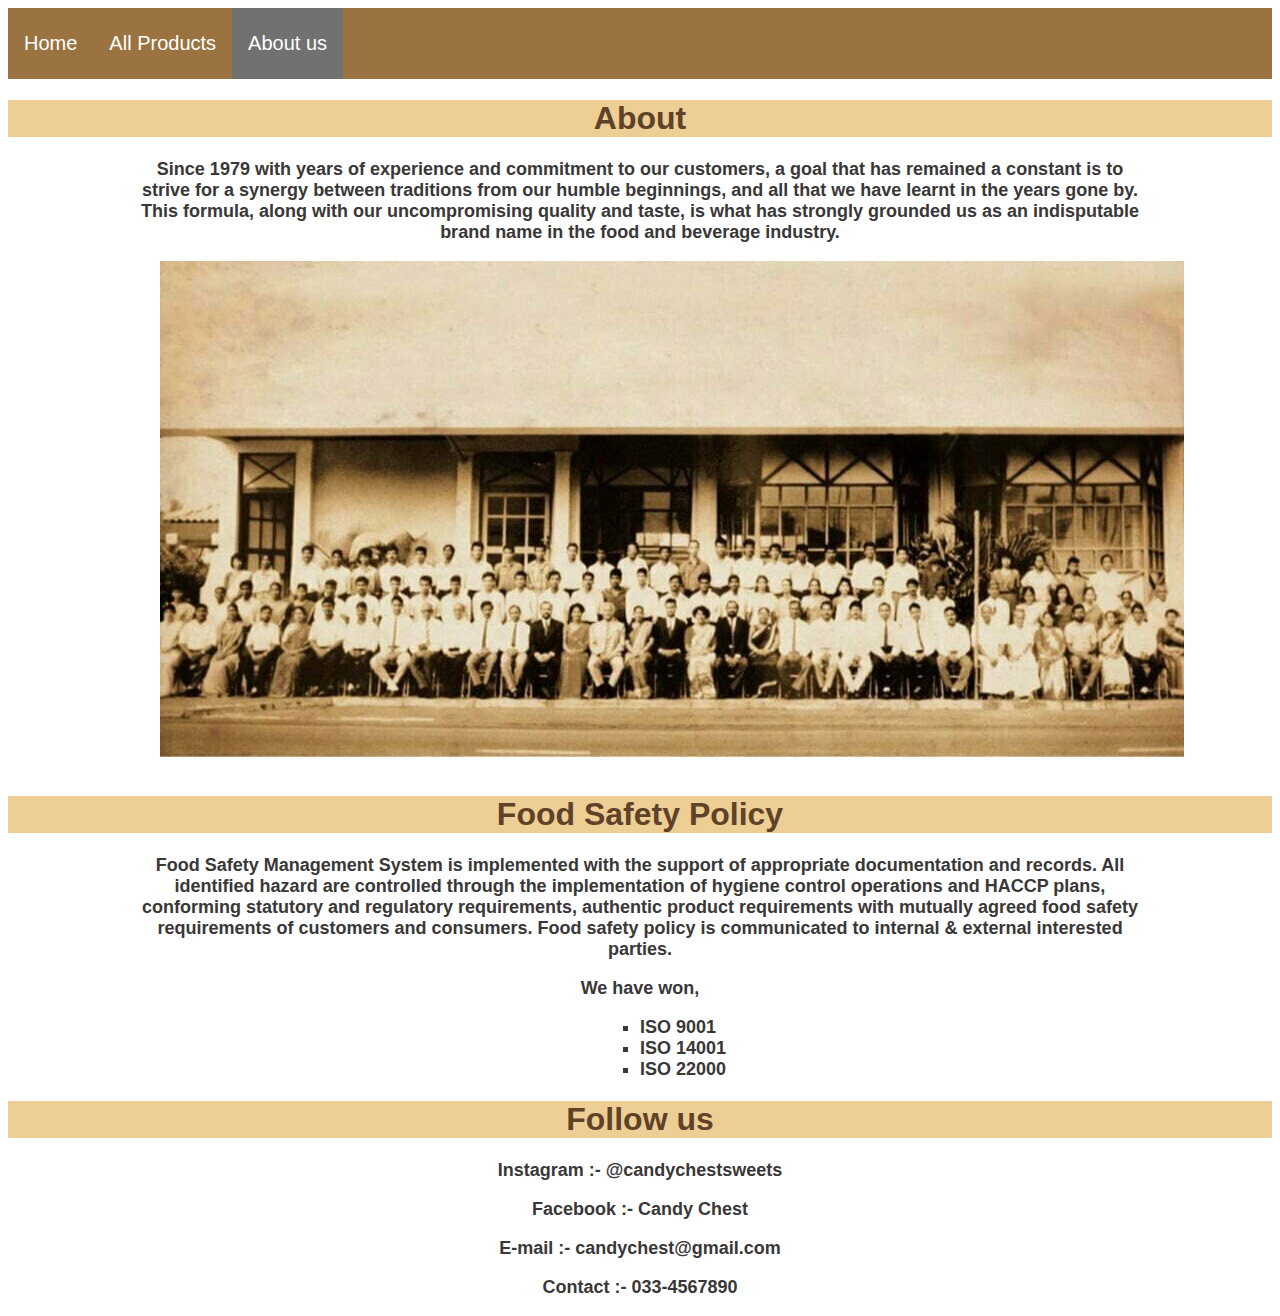
<file: about.html>
<html>
    <head>
        <title>about us</title>
        <link rel="stylesheet" href="about.css">
        <meta name="viewport" content="width=device-width, initial-scale=1.0">
    </head>
    <body>
        <div class="topnav">
            <a href="index.html">Home</a>
            <a href="all_product.html">All Products</a>
            <a class="active" href="about.html">About us</a>
        </div>

        <h1>About</h1>
        <p>Since 1979 with years of experience and commitment to our customers, a goal that has remained a constant is to strive for a synergy between traditions from our humble beginnings, and all that we have learnt in the years gone by. This formula, along with our uncompromising quality and taste, is what has strongly grounded us as an indisputable brand name in the food and beverage industry.</p>
        <img src="about us.jpg" alt="first staff"><br><br>

        <h1>Food Safety Policy</h1>
        <p>Food Safety Management System is implemented with the support of appropriate documentation and records. All identified hazard are controlled through the implementation of hygiene control operations and HACCP plans, conforming statutory and regulatory requirements, authentic product requirements with mutually agreed food safety requirements of customers and consumers. Food safety policy is communicated to internal & external interested parties.</p>
        <p>We have won,</p>
        <ul type="square">
            <li>ISO 9001</li>
            <li>ISO 14001</li>
            <li>ISO 22000</li>
        </ul>

        <h1>Follow us</h1>
        <p>Instagram :- @candychestsweets</p>
        <p>Facebook :- Candy Chest</p>
        <p>E-mail :- candychest@gmail.com</p>
        <p>Contact :- 033-4567890</p>
    </body>
</html>
</file>
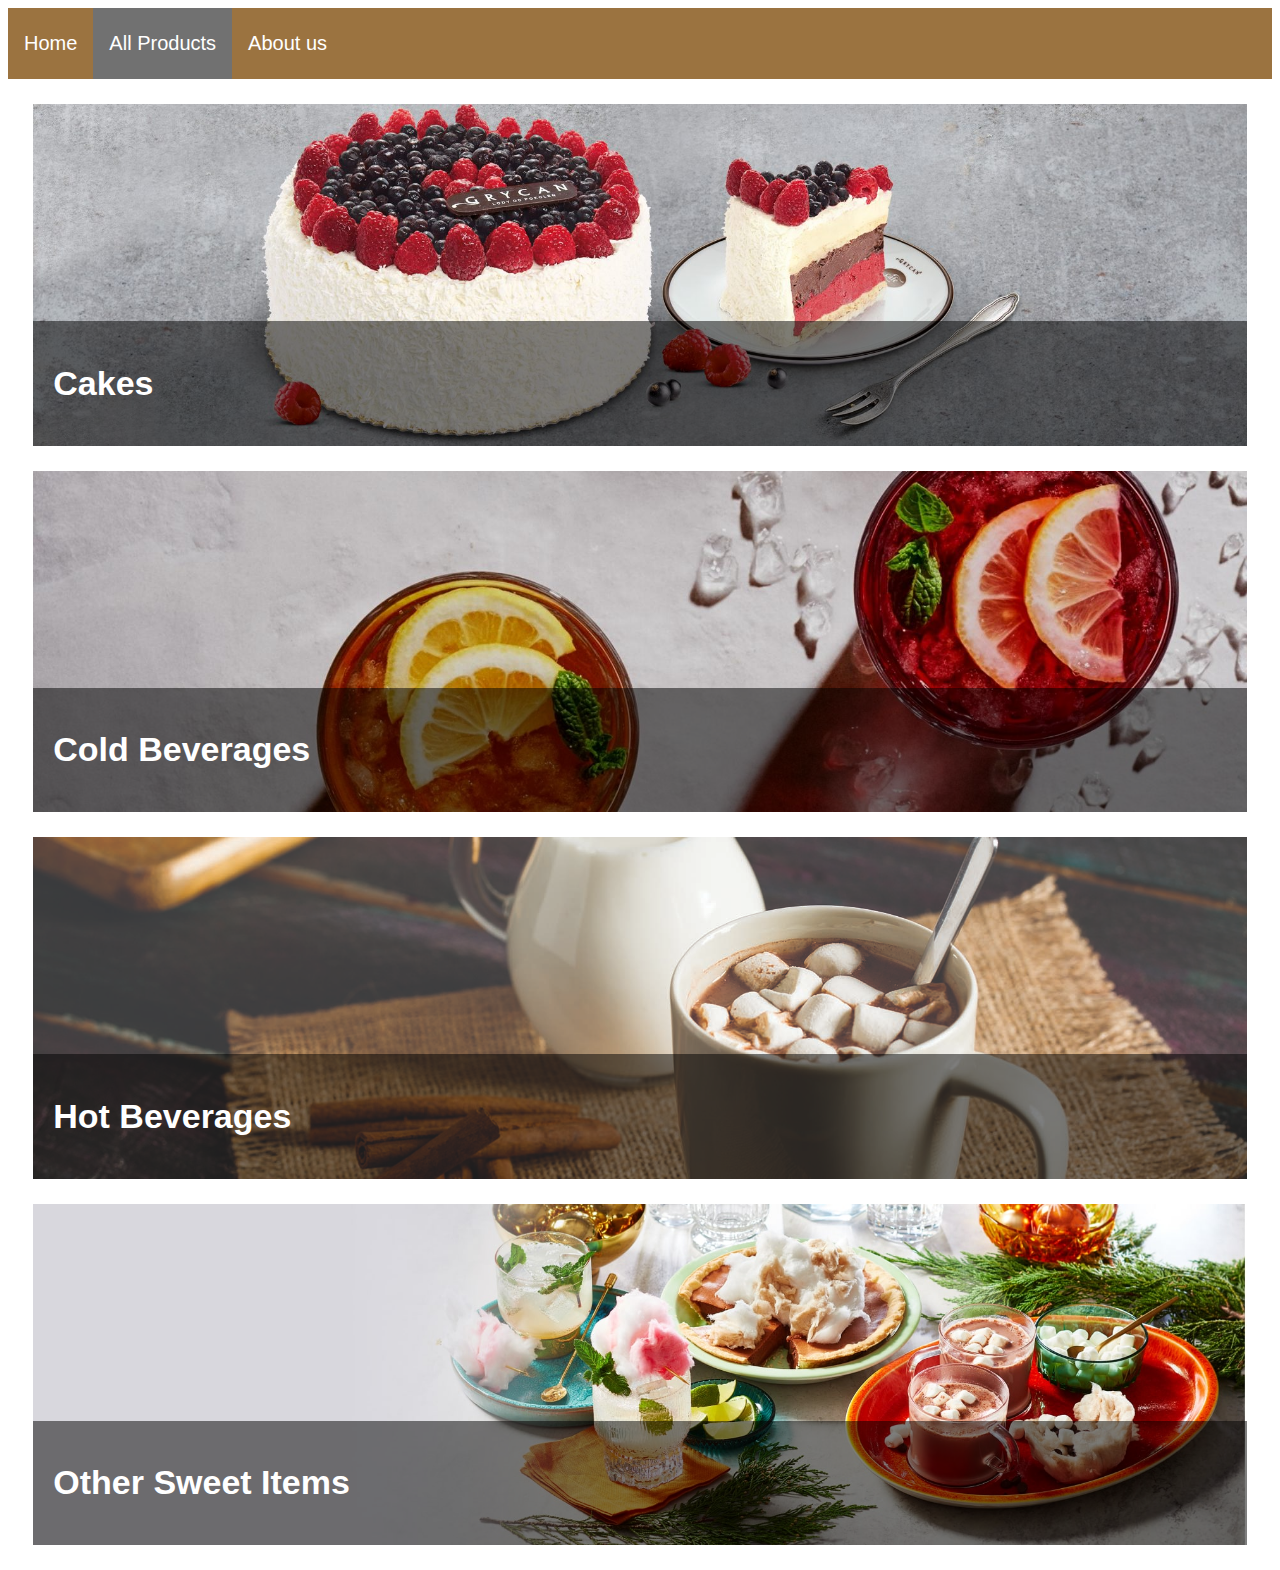
<file: all_product.html>
<html>
    <head>
        <title>Menu</title>
        <link rel="stylesheet" href="all_product.css">
        <meta name="viewport" content="width=device-width, initial-scale=1">
    </head>
    <body>
        <div class="topnav">
            <a href="index.html">Home</a>
            <a class="active" href="all_product.html">All Products</a>
            <a href="about.html">About us</a>
        </div>

        <div class="container">
            <a href="cakes.html"><img src="cakes.jpg" alt="cakes" ></a> 
            <div class="content">
              <a href="cakes.html"><h1>Cakes</h1></a>
            </div>
        </div>
        <div class="container">
            <a href="cold_beverages.html"><img src="cold_beverages.jpg" alt="cold beverages" ></a> 
            <div class="content">
              <a href="cold_beverages.html"><h1>Cold Beverages</h1></a>
            </div>
        </div>
        <div class="container">
            <a href="hot_beverages.html"><img src="hot_beverages.jpg" alt="hot beverages" ></a> 
            <div class="content">
              <a href="hot_beverages.html"><h1>Hot Beverages</h1></a>
            </div>
        </div>
        <div class="container">
            <a href="other.html"><img src="other.jpg" alt="other" ></a> 
            <div class="content">
              <a href="other.html"><h1>Other Sweet Items</h1></a>
            </div>
        </div>


    </body>
</html>
</file>
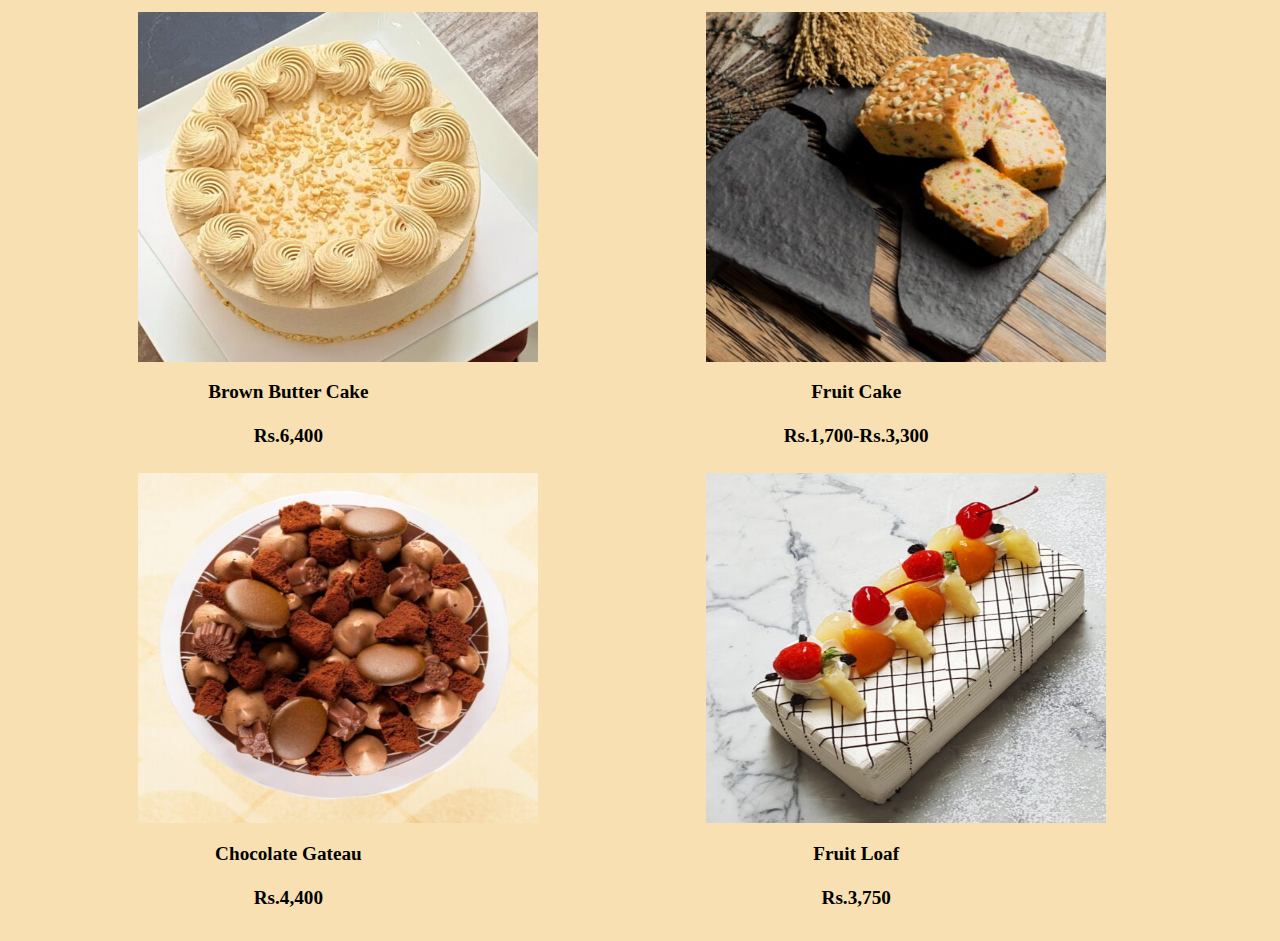
<file: cakes.html>
<html>
    <head>
        <title>cakes</title>
        <meta name="viewport" content="width=device-width, initial-scale=1.0">
        <link rel="stylesheet" href="cakes.css">
    </head>
    <body>
        <table>
            <tr>
                <td>
                    <div class="item">
                        <img src="Brown Butter Cake.jpg" alt="brown butter cake">
                        <p>Brown Butter Cake<br><br>Rs.6,400</p>
                    </div>
                </td>
                <td>
                    <div class="item">
                        <img src="fruit cake.jpg" alt="fruit cake">
                        <p>Fruit Cake<br><br>Rs.1,700-Rs.3,300</p>
                    </div>
                </td>
            </tr>
            <tr>
                <td>
                    <div class="item">
                        <img src="chocolate gateau.jpg" alt="chocolate gateau">
                        <p>Chocolate Gateau<br><br>Rs.4,400</p>
                    </div>
                </td>
                <td>
                    <div class="item">
                        <img src="fruit loaf.jpg" alt="fruit loaf">
                        <p>Fruit Loaf<br><br>Rs.3,750</p>
                    </div>
                </td>
            </tr>

        </table>
    </body>
</html>
</file>
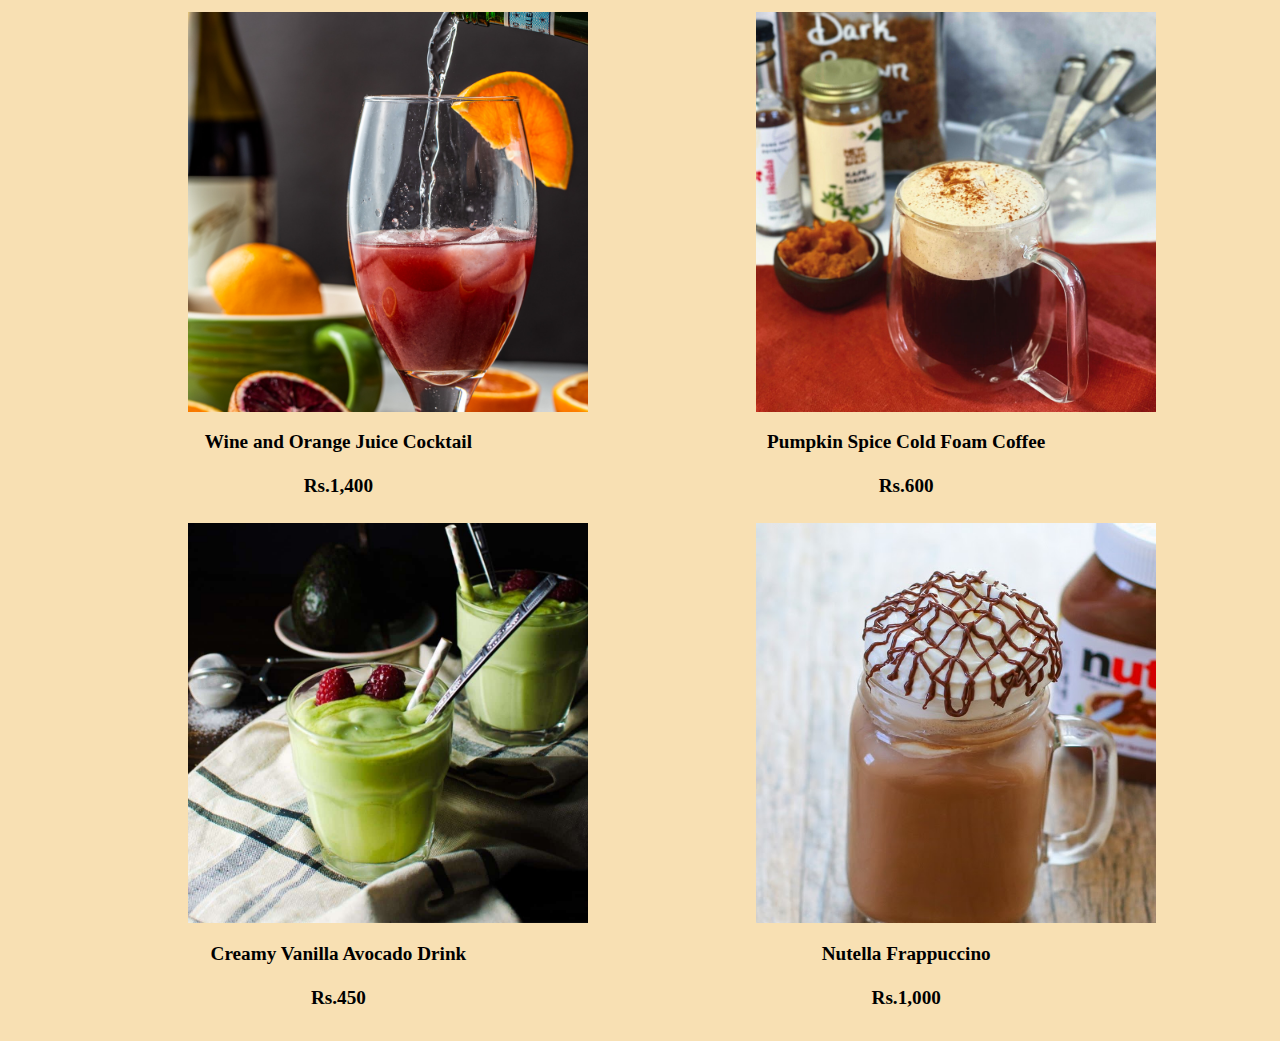
<file: cold_beverages.html>
<html>
    <head>
        <title>cold beverages</title>
        <meta name="viewport" content="width=device-width, initial-scale=1.0">
        <link rel="stylesheet" href="cold_beverages.css">
    </head>
    <body>
        <table>
            <tr>
                <td>
                    <div class="item">
                        <img src="Wine & Orange Juice Cocktail.jpg" alt="wine and orange juice cocktail">
                        <p>Wine and Orange Juice Cocktail<br><br>Rs.1,400</p>
                    </div>
                </td>
                <td>
                    <div class="item">
                        <img src="pumkin spice foam coffe.jpg" alt="Pumpkin Spice Cold Foam Coffee">
                        <p>Pumpkin Spice Cold Foam Coffee<br><br>Rs.600</p>
                    </div>
                </td>
            </tr>
            <tr>
                <td>
                    <div class="item">
                        <img src="Creamy Vanilla Avocado Drink.jpg" alt="creamy vanilla avocado drink">
                        <p>Creamy Vanilla Avocado Drink<br><br>Rs.450</p>
                    </div>
                </td>
                <td>
                    <div class="item">
                        <img src="nutella frappuccino.jpg" alt="nutella frappuccino">
                        <p>Nutella Frappuccino<br><br>Rs.1,000</p>
                    </div>
                </td>
            </tr>

        </table>
    </body>
</html>
</file>
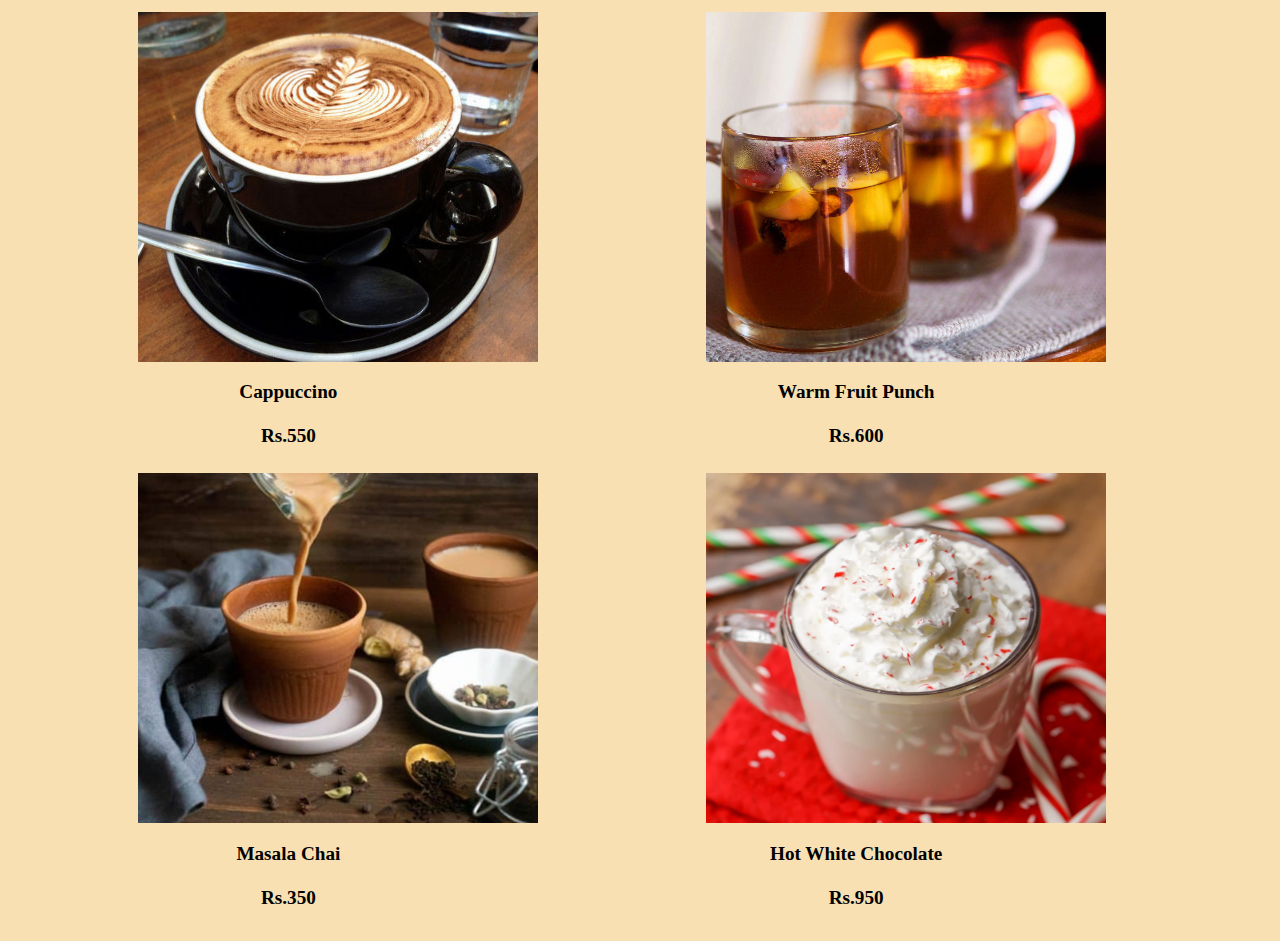
<file: hot_beverages.html>
<html>
    <head>
        <title>cold beverages</title>
        <meta name="viewport" content="width=device-width, initial-scale=1.0">
        <link rel="stylesheet" href="hot_beverages&other.css">
    </head>
    <body>
        <table>
            <tr>
                <td>
                    <div class="item">
                        <img src="warm cappuccino.jpg" alt="cappuccino">
                        <p>Cappuccino<br><br>Rs.550</p>
                    </div>
                </td>
                <td>
                    <div class="item">
                        <img src="warm fruit punch.jpg" alt="warm fruit punch">
                        <p>Warm Fruit Punch<br><br>Rs.600</p>
                    </div>
                </td>
            </tr>
            <tr>
                <td>
                    <div class="item">
                        <img src="masala chai.jpg" alt="masala chai">
                        <p>Masala Chai<br><br>Rs.350</p>
                    </div>
                </td>
                <td>
                    <div class="item">
                        <img src="hot white chcolate.jpg" alt="hot white chocolate">
                        <p>Hot White Chocolate<br><br>Rs.950</p>
                    </div>
                </td>
            </tr>

        </table>
    </body>
</html>
</file>
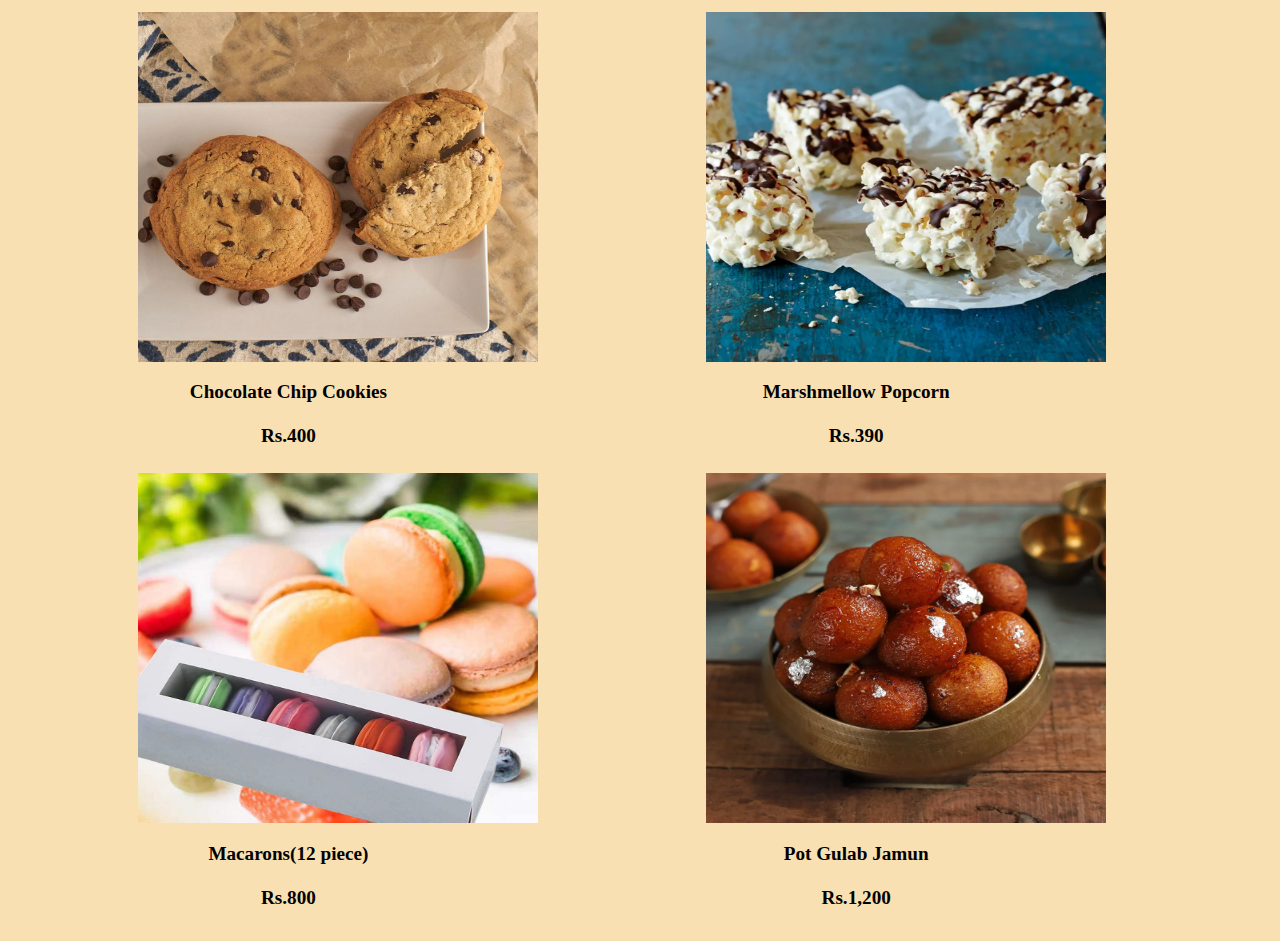
<file: other.html>
<html>
    <head>
        <title>cold beverages</title>
        <meta name="viewport" content="width=device-width, initial-scale=1.0">
        <link rel="stylesheet" href="hot_beverages&other.css">
    </head>
    <body>
        <table>
            <tr>
                <td>
                    <div class="item">
                        <img src="Chocolate Chip Cookies.webp" alt="Chocolate Chip Cookies">
                        <p>Chocolate Chip Cookies<br><br>Rs.400</p>
                    </div>
                </td>
                <td>
                    <div class="item">
                        <img src="marshmellow popcorn.webp" alt="Marshmellow Popcorn">
                        <p>Marshmellow Popcorn<br><br>Rs.390</p>
                    </div>
                </td>
            </tr>
            <tr>
                <td>
                    <div class="item">
                        <img src="macarons.jpg" alt="Macarons">
                        <p>Macarons(12 piece)<br><br>Rs.800</p>
                    </div>
                </td>
                <td>
                    <div class="item">
                        <img src="pot gulab jamun.webp" alt="Pot Gulab Jamun">
                        <p>Pot Gulab Jamun<br><br>Rs.1,200</p>
                    </div>
                </td>
            </tr>

        </table>
    </body>
</html>
</file>
<file: about.css>
.topnav {
    overflow: hidden;
    background-color: #9b7340;
    color: white;
  }



.topnav a {
    float: left;
    display: block;
    color: white;
    text-align: center;
    padding: 24px 16px;
    text-decoration: none;
    font-size: 20px;
  }

.topnav a:hover {
    background-color: #b89a77;
    color: black;
  }

.active {
    background-color: #717171;
  }

.topnav a.active {
    float: left;
    color: white;
  }

  * {box-sizing: border-box;}

body {font-family: Verdana, sans-serif;}



h1{
    color: rgb(95, 66, 39);
    text-align: center;
    background-color: rgba(230, 187, 106, 0.712);
}

p{
    color: rgb(58, 55, 55);
    font-size: 18px;
    font-weight: bolder;
    text-align: center;
    margin-left: 10%;
    margin-right: 10%;
}

ul{
  color: rgb(58, 55, 55);
  font-size: 18px;
  padding-left: 50%;
  font-weight: bold;
}

img{
    margin-left: 12%;
    margin-right: 10%;
}
</file>
<file: all_product.css>
.topnav {
  overflow: hidden;
  background-color: #9b7340;
  color: white;
}



.topnav a {
  float: left;
  display: block;
  color: white;
  text-align: center;
  padding: 24px 16px;
  text-decoration: none;
  font-size: 20px;
}

.topnav a:hover {
  background-color: #b89a77;
  color: black;
}

.topnav a.active {
  float: left;
  
  color: white;
}

.active {
  background-color: #717171;
}



* {box-sizing: border-box;}

body {font-family: Verdana, sans-serif;}







* {
    box-sizing: border-box;
  }
  
  body {
    font-family: Arial;
    font-size: 17px;
    color: white;
  }
  
  .container {
    position: relative;
    max-width: 100%;
    margin: 2%;
  }
  
  .container img {vertical-align: right;
    width: 100%;
}
  
  .container .content {
    position: absolute;
    bottom: 0;
    background: rgb(0, 0, 0);
    background: rgba(0, 0, 0, 0.5);
    color: #f1f1f1;
    width: 100%;
    padding: 20px;
  }

  a {
    color: white;
    background-color: transparent;
    text-decoration: none;
  }
</file>
<file: cakes.css>
.item{
    width:300px;
    text-align:center;
    font-size: larger;
    font-weight: bolder;
    display:block;
    background-color: transparent;
    border: 1px solid transparent;
    margin-right: 5px;
    margin-bottom: 1px;
    
  }

  img{
    width: 400px;
    height: 350px;
  }

  table{
    padding-left: 10%;
    width: 100%;
  }
  body{
    background-color: rgb(248, 224, 179);
  }
</file>
<file: cold_beverages.css>
.item{
    width:300px;
    text-align:center;
    font-size: larger;
    font-weight: bolder;
    display:block;
    background-color: transparent;
    border: 1px solid transparent;
    margin-right: 5px;
    margin-bottom: 1px;
    padding-left: 50px;

    
  }

  img{
    width: 400px;
    height: 400px;
  }

  table{
    padding-left: 10%;
    width: 100%;
  }
  body{
    background-color: rgb(248, 224, 179);
  }
</file>
<file: hot_beverages&other.css>
.item{
    width:300px;
    text-align:center;
    font-size: larger;
    font-weight: bolder;
    display:block;
    background-color: transparent;
    border: 1px solid transparent;
    margin-right: 5px;
    margin-bottom: 1px;
    
  }

  img{
    width: 400px;
    height: 350px;
  }

  table{
    padding-left: 10%;
    width: 100%;
  }
  body{
    background-color: rgb(248, 224, 179);
  }
</file>
